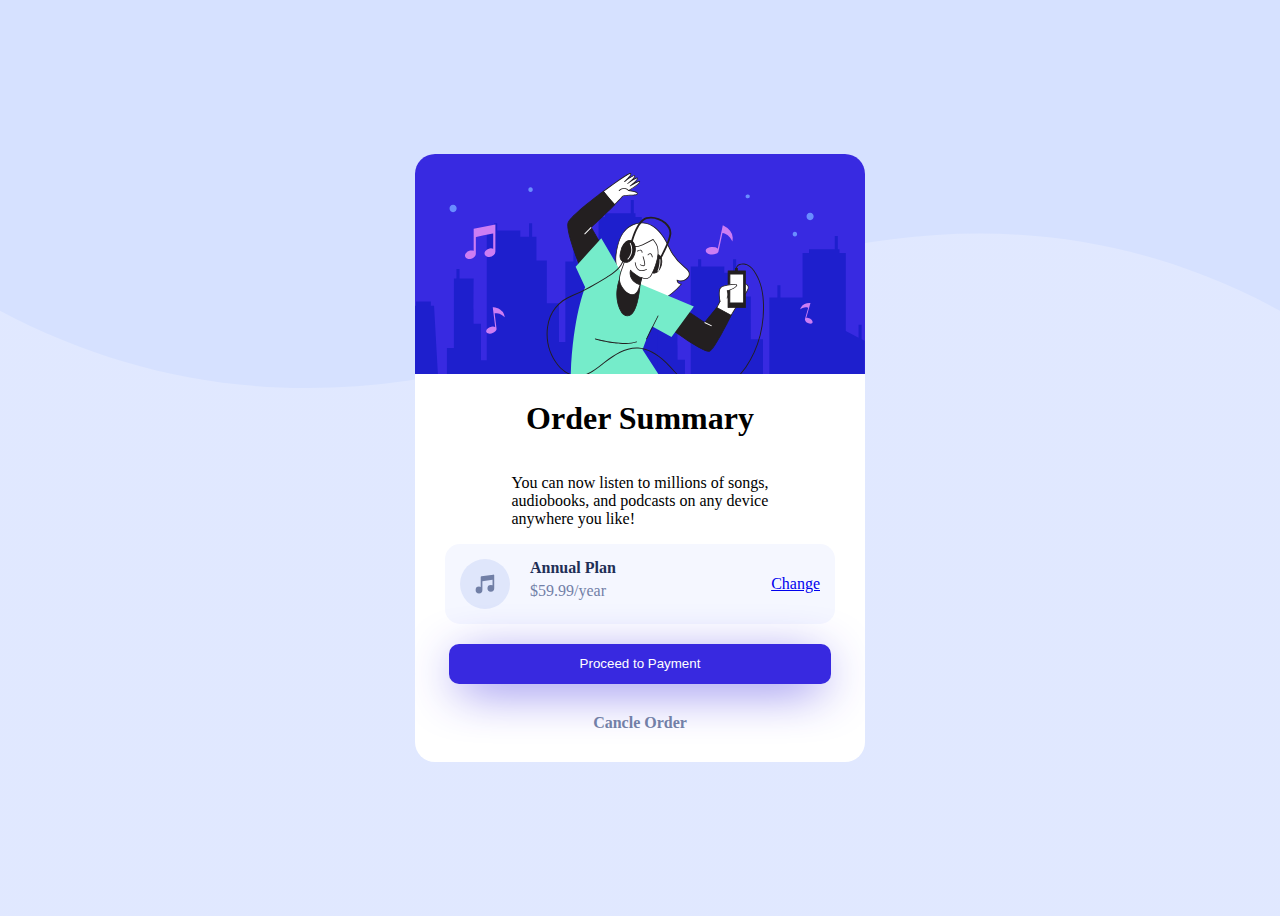
<file: order-summary-component-main/index.html>
<!DOCTYPE html>
<html lang="en">
  <head>
    <meta charset="UTF-8" />
    <title>order</title>
    <link rel="stylesheet" href="style.css" />
  </head>
  <body>
    <div class="container">
      <div class="image">
        <img src="images/illustration-hero.svg" alt="" />
      </div>
      <div class="content">
        <h1>Order Summary</h1>
        <p>
          You can now listen to millions of songs,<br />
          audiobooks, and podcasts on any device <br />
          anywhere you like!
        </p>
        <div class="icon">
          <img src="images/icon-music.svg" alt="" />
          <div class="text">
            <span class="an">Annual Plan</span>
            <br>
            <span class="price">$59.99/year</span>
          </div>
          <a href="#">Change</a>
        </div>
        <div class="btn">
          <button>Proceed to Payment</button>
        </div>
        <a class="cancle" href="#">Cancle Order</a>
      </div>
    </div>
  </body>
</html>
</file>
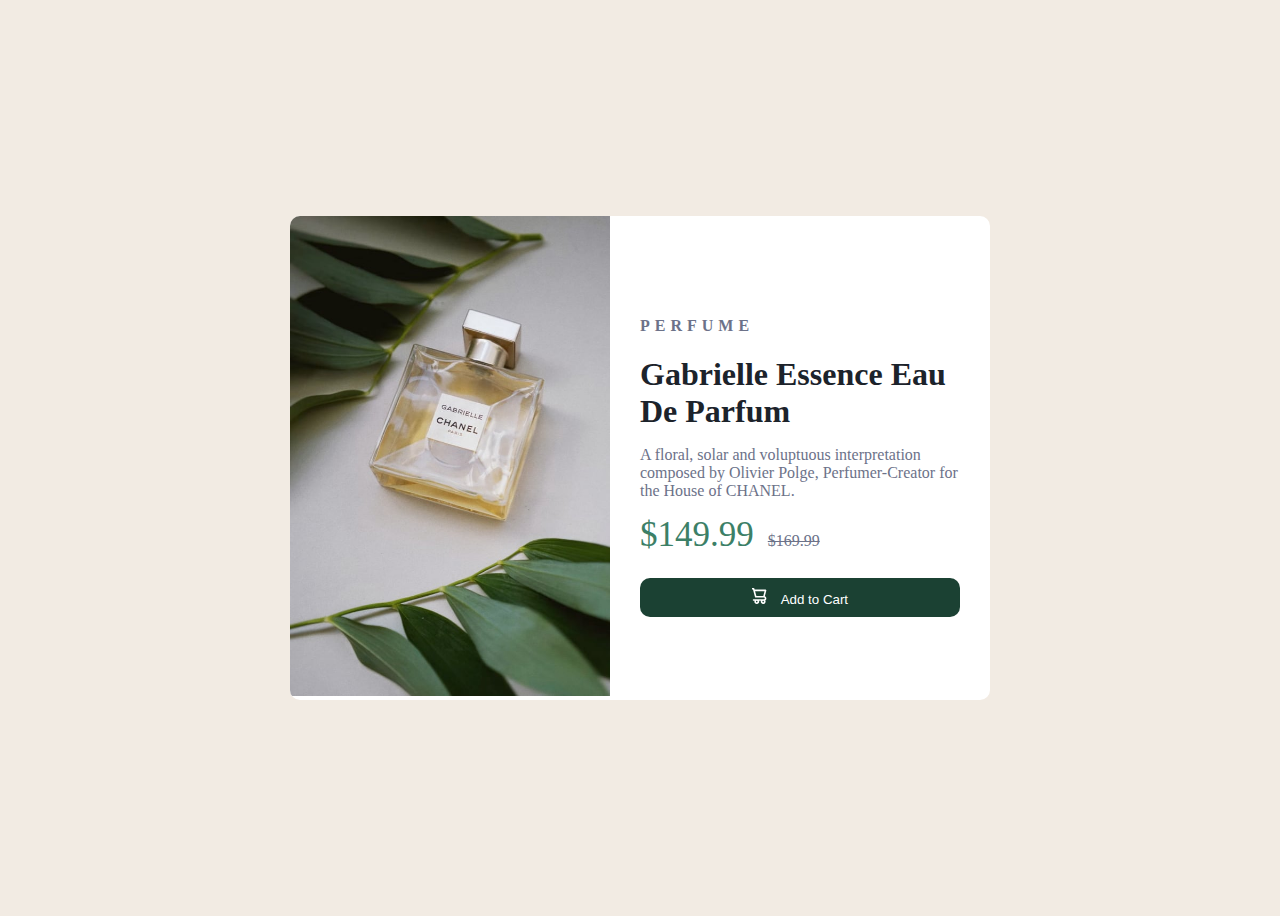
<file: product-preview-card-component-main/index.html>
<!DOCTYPE html>
<html lang="en">
  <head>
    <meta charset="UTF-8" />
    <title>product</title>
    <link rel="stylesheet" href="style.css" />
  </head>
  <body>
    <div class="container">
      <div class="image">
        <img src="images/image-product-desktop.jpg" alt="" />
      </div>
      <div class="content">
        <div class="text">
          <h4>Perfume</h4>
          <h1>Gabrielle Essence Eau De Parfum</h1>
          <p>
            A floral, solar and voluptuous interpretation composed by Olivier
            Polge, Perfumer-Creator for the House of CHANEL.
          </p>
        </div>
        <div class="price">
          <span class="current">$149.99</span>
          <span class="later">$169.99</span>
        </div>
        <div class="btn">
          <button>
            <img src="images/icon-cart.svg" alt="" />
            <span>Add to Cart</span>
          </button>
        </div>
      </div>
    </div>
  </body>
</html>
</file>
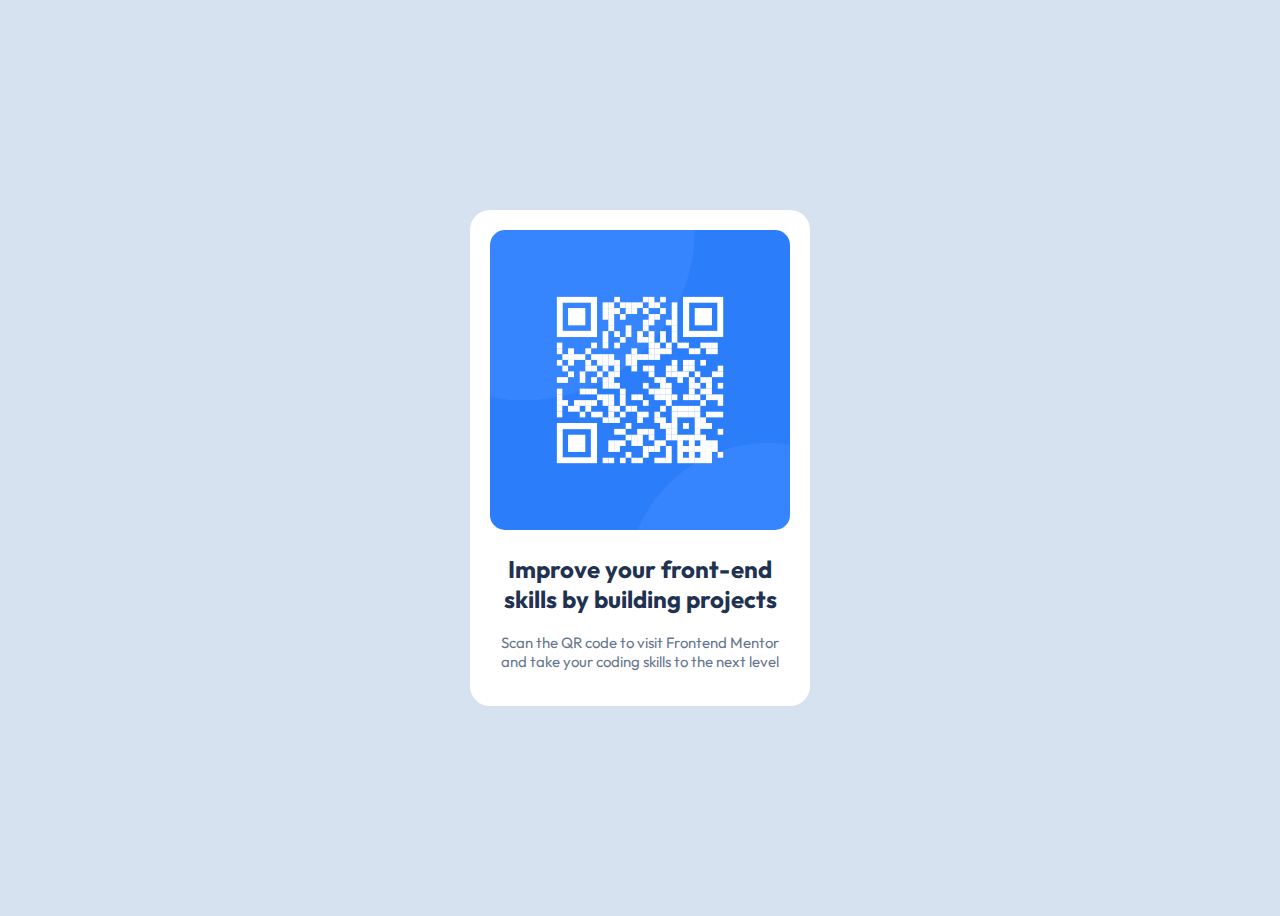
<file: qr-code-component-main/index.html>
<!DOCTYPE html>
<html lang="en">
  <head>
    <meta charset="UTF-8" />
    <title>qr code</title>
    <link rel="stylesheet" href="style.css">
  </head>
  <body>
    <div class="container">
      <img src="images/image-qr-code.png" alt="" />
      <h2>Improve your front-end skills by building projects</h2>
      <p>
        Scan the QR code to visit Frontend Mentor and take your coding skills to
        the next level
      </p>
    </div>
  </body>
</html>
</file>
<file: order-summary-component-main/style.css>
body{
    background-image: 
     url(images/pattern-background-desktop.svg),
     linear-gradient(hsl(225, 100%, 94%));
     height: 100vh;
     background-repeat: no-repeat;
     background-size: contain;
     display: flex;
     justify-content: center;
     align-items: center;

}
.container{
    width: 450px;
    background-color: white;
    border-radius: 20px;
    overflow: hidden;
}
.container .image img{
    width: 100%;
}
.content{
    display: flex;
    flex-direction: column;
    align-items: center;

}
.icon{
    display: flex;
    background-color: hsl(225, 100%, 98%);
    border-radius: 15px;
    padding: 15px;
    width: 80%;
    height: 50px;
}
.text {
    margin-left: 20px;
}
.icon img{
    height: 50px;
}
.text .an{
    font-weight: 900;
    color: hsl(223, 47%, 23%);
}
.text .price{
    color: hsl(224, 23%, 55%);
    position: relative;
    top: 5px;
}
.icon a{
    align-self: center;
    margin-left: auto;
}
button{
    margin-top: 20px;
    background-color: hsl(245, 75%, 52%);
    color: white;
    height: 40px;
    border-radius: 10px;
    border: none;
    flex-grow: 1;
    box-shadow: 0px 10px 50px -10px hsl(245, 75%, 52%);
}
.btn {
    display: flex;
    justify-content: center;
    align-items: center;
    width: 85%;

}
.cancle{
    padding: 30px;
    text-decoration: none;
    color: hsl(224, 23%, 55%);
    font-weight: 600;
}
@media (max-width:600px){
    .container{
        width: 90%;
    }
}
@media (min-width:600px) and (max-width:900px){
    .container{
        width: 60%;
    }
}
</file>
<file: product-preview-card-component-main/style.css>
body{
    background-color: hsl(30, 38%, 92%);
    height: 100vh;
    display: flex;
    justify-content: center;
    align-items: center;
}
.container{
    width: 700px;
    display: flex;
    justify-content: center;
    align-items: center;
    background-color: white;
    border-radius: 10px;
    overflow: hidden;
}
.container .image{
    width: 50%;
}
.container .image img{
    width: 100%;
    height: 100%;
    

}
.container .content{
    width: 50%;
    margin: 30px;
    

}
.content h4{
    text-transform: uppercase;
    letter-spacing: 5px;
    color: hsl(228, 12%, 48%);
    margin-bottom: 15px;
}
.content h1{
    margin-bottom: 15px;
    color: hsl(212, 21%, 14%);
    
}
.content p{
    margin-bottom: 15px;
    color: hsl(228, 12%, 48%);
}
.price{
    margin-bottom: 20px;

}
.price .current{
    font-size: 35px;
    color: hsl(158, 36%, 37%);
    margin-right: 10px;
}
.price .later{
    color: hsl(228, 12%, 48%);
    text-decoration: line-through;
    text-decoration-thickness: .7px;
    text-decoration-color: hsl(228, 12%, 48%);
}
button{
    background-color: hsl(158, 42%, 18%);
    color: white;
    flex-grow: 1;
    border-radius: 10px;
    cursor: pointer;
    padding: 10px;
    border: none;

    

}
.btn{
    display: flex;
    align-items: center;
    height: 45px;
}
.btn span{
    margin-left: 10px;
}
button:hover{
    background-color: hsl(157, 82%, 9%);
}
@media (max-width:700px){
    .container{
        flex-direction: column;
        justify-content: center;
        align-items: center;
        width: 90%;
    }
    .container .image {
        width: 100%;
    }
    .container .content{
        width: 80%;
    }
    .container .image img {
    height: 300px;
    }
}
</file>
<file: qr-code-component-main/style.css>
@import url('https://fonts.googleapis.com/css2?family=Outfit:wght@100..900&display=swap');
*{
  font-family: "Outfit", sans-serif;
  font-optical-sizing: auto;
  font-weight: 400,700;
  font-style: normal;
}
body{
    display: flex;
    justify-content: center;
    align-items: center;
    background-color: hsl(212, 45%, 89%);
    height: 100vh;
}
.container img{

    width: 100%;
    border-radius: 15px;
}
.container{
    background-color: white;
    width: 300px;
    padding: 20px;
    border-radius: 20px;
    text-align: center;

}
.container h2{
    color: hsl(218, 44%, 22%);
}
.container p{
    color: hsl(216, 15%, 48%);
    font-size: 15px;
}
</file>
